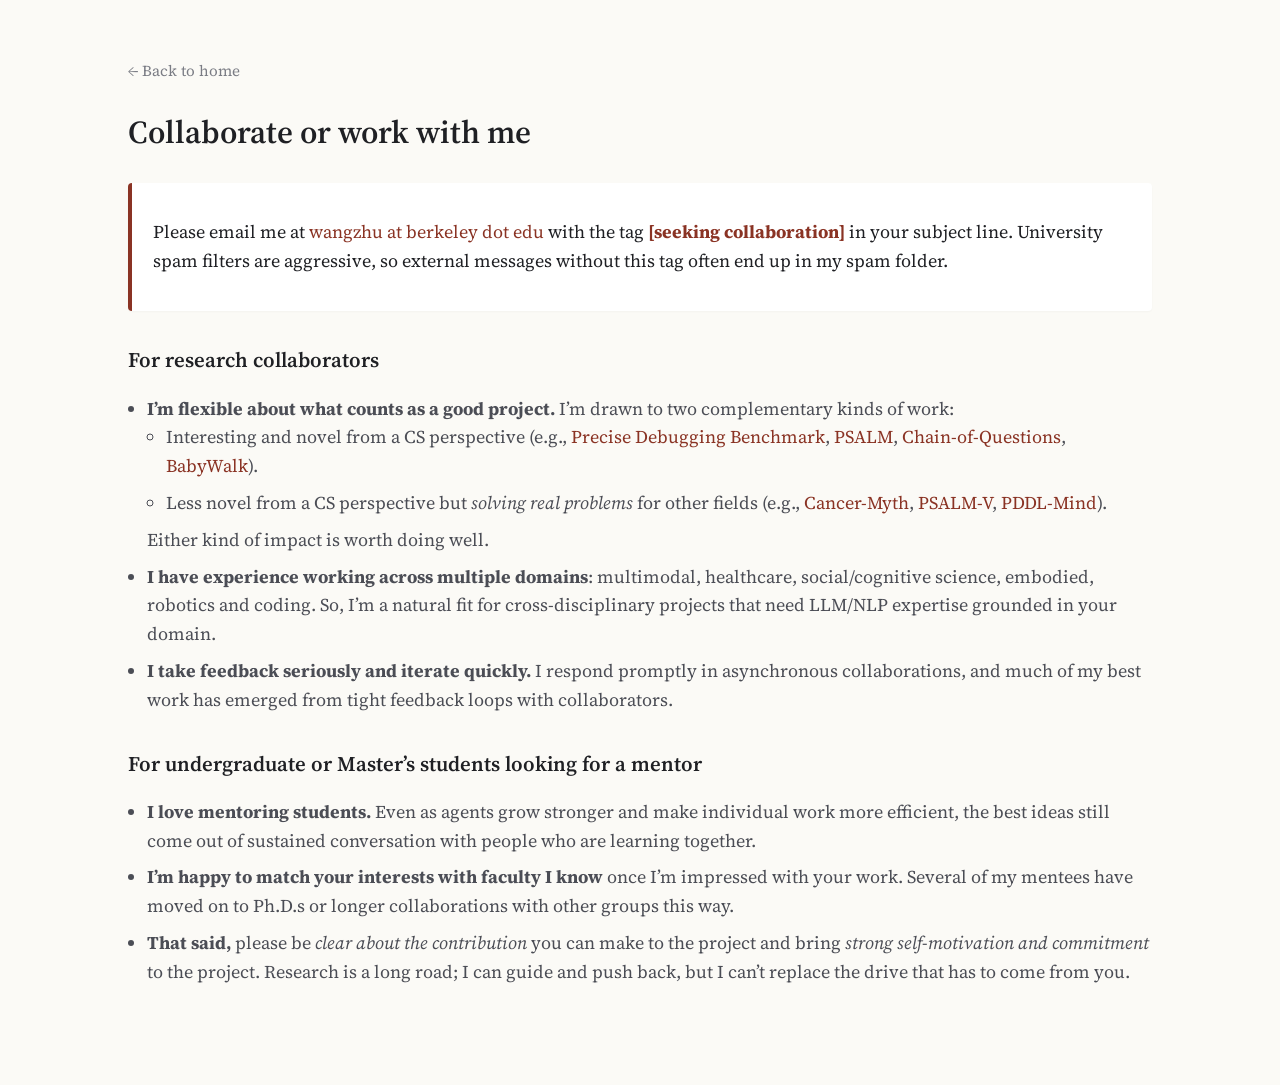
<file: work-with-me.html>
<!doctype html>
<html lang="en">
<head>
  <meta charset="utf-8">
  <meta name="viewport" content="width=device-width, initial-scale=1">
  <title>Collaborate or work with me — Wang Bill Zhu</title>
  <meta name="description" content="How to reach Wang Bill Zhu about research collaboration or mentorship.">
  <link rel="icon" type="image/png" href="img/favicon.png">
  <link rel="apple-touch-icon" href="img/favicon.png">
  <link rel="preconnect" href="https://fonts.googleapis.com">
  <link rel="preconnect" href="https://fonts.gstatic.com" crossorigin>
  <link href="https://fonts.googleapis.com/css2?family=Source+Serif+4:opsz,wght@8..60,400;8..60,600&display=swap" rel="stylesheet">
  <link rel="stylesheet" href="style.css">
</head>
<body>
<main class="wrap subpage">

  <a class="back-link" href="index.html">&larr; Back to home</a>

  <h1>Collaborate or work with me</h1>

  <div class="callout">
    <p>
      Please email me at
      <a href="mailto:wangzhu@berkeley.edu?subject=%5Bseeking%20collaboration%5D%20">wangzhu at berkeley dot edu</a>
      with the tag <strong>[seeking collaboration]</strong> in your subject line.
      University spam filters are aggressive, so external messages without this tag
      often end up in my spam folder.
    </p>
  </div>

  <h2>For research collaborators</h2>
  <ul>
    <li>
      <strong>I&rsquo;m flexible about what counts as a good project.</strong>
      I&rsquo;m drawn to two complementary kinds of work:
      <ul>
        <li>
          Interesting and novel from a CS perspective (e.g.,
          <a href="https://arxiv.org/abs/2604.17338" target="_blank" rel="noopener">Precise Debugging Benchmark</a>,
          <a href="https://arxiv.org/abs/2406.02791" target="_blank" rel="noopener">PSALM</a>,
          <a href="https://aclanthology.org/2023.emnlp-main.547/" target="_blank" rel="noopener">Chain-of-Questions</a>,
          <a href="https://arxiv.org/abs/2005.04625" target="_blank" rel="noopener">BabyWalk</a>).
        </li>
        <li>
          Less novel from a CS perspective but <em>solving real problems</em> for
          other fields (e.g.,
          <a href="https://arxiv.org/abs/2504.11373" target="_blank" rel="noopener">Cancer-Myth</a>,
          <a href="https://arxiv.org/abs/2506.20097" target="_blank" rel="noopener">PSALM-V</a>,
          <a href="https://arxiv.org/abs/2604.17819" target="_blank" rel="noopener">PDDL-Mind</a>).
        </li>
      </ul>
      Either kind of impact is worth doing well.
    </li>
    <li>
      <strong>I have experience working across multiple domains</strong>: multimodal,
      healthcare, social/cognitive science, embodied, robotics and coding. So, I&rsquo;m
      a natural fit for cross-disciplinary projects that need
      LLM/NLP expertise grounded in your domain.
    </li>
    <li>
      <strong>I take feedback seriously and iterate quickly.</strong>
      I respond promptly in asynchronous collaborations, 
      and much of my best work has emerged from tight feedback loops with collaborators.
    </li>
  </ul>

  <h2>For undergraduate or Master&rsquo;s students looking for a mentor</h2>
  <ul>
    <li>
      <strong>I love mentoring students.</strong> Even as agents grow stronger
      and make individual work more efficient, the best ideas still come out of
      sustained conversation with people who are learning together.
    </li>
    <li>
      <strong>I&rsquo;m happy to match your interests with faculty I know</strong>
      once I&rsquo;m impressed with your work. Several of my mentees have moved on
      to Ph.D.s or longer collaborations with other groups this way.
    </li>
    <li>
      <strong>That said,</strong> please be <em>clear about the contribution</em> you
      can make to the project and bring <em>strong self-motivation and commitment</em> to the project.
      Research is a long road; I can guide and push back, but I can&rsquo;t
      replace the drive that has to come from you.
    </li>
  </ul>

</main>
</body>
</html>
</file>
<file: style.css>
/* ------------------------------------------------------------------
   Wang Bill Zhu — personal site
   A single, deliberately simple stylesheet. No frameworks.
   ------------------------------------------------------------------ */

:root {
  --bg:        #fbfaf6;
  --surface:   #ffffff;
  --ink:       #1f2024;
  --ink-soft:  #4b4d55;
  --ink-mute:  #7a7c84;
  --rule:      #e7e3d8;
  --accent:    #8a3324;          /* warm crimson */
  --accent-soft: #c87a6b;
  --tag-bg:    #f1ede2;
  --tag-ink:   #5a4634;
  --max-width: 1080px;
}

* { box-sizing: border-box; }

html { -webkit-text-size-adjust: 100%; }

body {
  margin: 0;
  background: var(--bg);
  color: var(--ink);
  font-family: "Source Serif 4", "Source Serif Pro", "Iowan Old Style",
               "Apple Garamond", Georgia, "Times New Roman", serif;
  font-size: 18px;
  line-height: 1.6;
  -webkit-font-smoothing: antialiased;
  text-rendering: optimizeLegibility;
}

a {
  color: var(--accent);
  text-decoration: none;
  border-bottom: 1px solid transparent;
  transition: border-color 0.15s ease, color 0.15s ease;
}
a:hover { border-bottom-color: var(--accent); }

.wrap {
  max-width: var(--max-width);
  margin: 0 auto;
  padding: 56px 28px 80px;
}

/* ---------- Hero / header ---------- */

.hero {
  display: grid;
  grid-template-columns: 200px 1fr;
  gap: 40px;
  align-items: start;
}

.portrait img {
  width: 200px;
  height: 200px;
  object-fit: cover;
  border-radius: 50%;
  display: block;
  box-shadow: 0 1px 0 rgba(0,0,0,0.04), 0 8px 28px rgba(50,40,30,0.10);
}

.socials {
  display: flex;
  gap: 16px;
  margin-top: 14px;
  justify-content: center;
  align-items: center;
  flex-wrap: nowrap;
}
.socials a {
  border-bottom: none;
  display: inline-flex;
  align-items: center; justify-content: center;
  font-size: 22px;
  line-height: 1;
  transition: transform 0.12s ease, filter 0.15s ease;
}
.socials a:hover { transform: translateY(-1px); filter: brightness(1.05); border-bottom: none; }

/* Each platform gets its canonical brand color so the row reads like a
   row of recognizable logos rather than uniform grey glyphs. */
.socials .s-email    { color: #d44638; }   /* Gmail red          */
.socials .s-cv       { color: #2a5d6e; }   /* document teal      */
.socials .s-scholar  { color: #4285f4; }   /* Google blue        */
.socials .s-github   { color: #181717; }   /* GitHub near-black  */
.socials .s-x        { color: #000000; }   /* X / Twitter black  */
.socials .s-linkedin { color: #0a66c2; }   /* LinkedIn blue      */

.intro h1 {
  font-family: inherit;
  font-weight: 600;
  font-size: 2.1rem;
  letter-spacing: -0.01em;
  margin: 0 0 0.2rem;
}
.intro .role {
  margin: 0 0 1rem;
  color: var(--ink-mute);
  font-size: 1.02rem;
  font-style: italic;
}
.intro p { margin: 0 0 0.9rem; color: var(--ink-soft); }
.intro ul.research-directions {
  margin: -0.4rem 0 0.9rem;
  padding-left: 1.25rem;
  color: var(--ink-soft);
}
.intro ul.research-directions li { margin-bottom: 0.4rem; }

/* ---------- Section structure ---------- */

section { margin-top: 64px; }

h2.section-title {
  font-family: inherit;
  font-weight: 600;
  font-size: 1.7rem;
  letter-spacing: -0.01em;
  margin: 0 0 1.5rem;
  padding-bottom: 0.55rem;
  color: var(--ink);
  position: relative;
  border-bottom: 1px solid var(--rule);
}
/* A short coloured underline sits on top of the thin grey rule, so each
   section heading reads as the start of a clearly demarcated block. */
h2.section-title::after {
  content: "";
  position: absolute;
  left: 0;
  bottom: -1px;
  width: 64px;
  height: 3px;
  background: var(--accent);
  border-radius: 2px;
}

/* ---------- News ---------- */

.news-list {
  list-style: none;
  padding: 0;
  margin: 0;
  display: grid;
  gap: 0.6rem;
}
.news-list li {
  display: grid;
  grid-template-columns: 100px 1fr;
  gap: 18px;
  align-items: baseline;
}
.news-date {
  color: var(--ink-mute);
  font-size: 0.92rem;
  font-variant-numeric: tabular-nums;
}
.news-body { color: var(--ink-soft); }
.news-body strong { color: var(--ink); font-weight: 600; }

/* ---------- Publications ---------- */

.tabs {
  display: flex;
  gap: 4px;
  margin-bottom: 1.5rem;
  border-bottom: 1px solid var(--rule);
  flex-wrap: wrap;
}
.tab {
  appearance: none;
  background: none;
  border: none;
  padding: 10px 16px;
  font: inherit;
  font-size: 0.98rem;
  color: var(--ink-mute);
  cursor: pointer;
  border-bottom: 2px solid transparent;
  margin-bottom: -1px;
  transition: color 0.15s ease, border-color 0.15s ease;
}
.tab:hover { color: var(--ink); }
.tab.active {
  color: var(--accent);
  border-bottom-color: var(--accent);
}

/* Sub-tab chip row inside taxonomy views ---------------------------- */
.chips {
  display: flex;
  gap: 8px;
  flex-wrap: wrap;
  margin-bottom: 1.4rem;
}
.chip {
  appearance: none;
  border: 1px solid var(--rule);
  background: var(--surface);
  color: var(--ink-soft);
  font: inherit;
  font-size: 0.86rem;
  padding: 5px 14px;
  border-radius: 999px;
  cursor: pointer;
  transition: background 0.15s ease, color 0.15s ease, border-color 0.15s ease;
}
.chip:hover { color: var(--accent); border-color: var(--accent-soft); }
.chip.active {
  background: var(--accent);
  border-color: var(--accent);
  color: #fff;
}

.pub-empty {
  color: var(--ink-mute);
  font-style: italic;
  margin: 1rem 0;
}

/* Category labels (when "All" is selected and groups appear) ------- */
/* Visually distinct from paper titles: small caps, sans-serif feel,
   colored block to the left, sits in its own row.                    */
.pub-group { margin-top: 1.6rem; }
.pub-group:first-child { margin-top: 0; }
.pub-group-title {
  font-family: ui-sans-serif, system-ui, -apple-system, "Segoe UI",
               Helvetica, Arial, sans-serif;
  font-weight: 600;
  font-size: 0.78rem;
  letter-spacing: 0.14em;
  text-transform: uppercase;
  color: var(--accent);
  margin: 0 0 0.6rem;
  padding: 0.35rem 0.8rem;
  display: inline-block;
  background: var(--tag-bg);
  border-left: 3px solid var(--accent);
  border-radius: 2px;
}
.pub-group:first-child .pub-group-title { margin-top: 0; }

.pub-list { list-style: none; padding: 0; margin: 0; }
.pub-list li { padding: 0.7rem 0; border-bottom: 1px dashed var(--rule); }
.pub-list li:last-child { border-bottom: none; }

.pub-title { font-weight: 600; color: var(--ink); }
.pub-authors { color: var(--ink-soft); font-size: 0.97rem; }
.pub-authors .me {
  font-weight: 600;
  color: var(--ink);
  text-decoration: underline;
  text-decoration-thickness: 1px;
  text-underline-offset: 2px;
}
.pub-venue { color: var(--ink-mute); font-style: italic; font-size: 0.95rem; }
/* Award marker — bright magenta, plain text, no highlighter or box.
   High contrast against the cream background and clearly distinct from
   the page's crimson accent so spotlights jump out at a glance. */
.pub-award {
  display: inline-block;
  margin-left: 0.4rem;
  color: #db2777;
  font-style: normal;
  font-weight: 800;
  font-size: 0.92rem;
  letter-spacing: 0.01em;
}
.pub-award::before { content: "["; }
.pub-award::after  { content: "]"; }

/* News-item marker — plain bold text wrapped in brackets, no color or
   uppercase tricks. Stays unobtrusive but signals "this is a tag." */
.news-tag {
  font-weight: 700;
  color: var(--ink);
}

.pub-actions {
  margin-top: 0.3rem;
  display: flex;
  gap: 0.5rem;
  flex-wrap: wrap;
  align-items: center;
}
.pub-link, .bib-toggle {
  font: inherit;
  font-size: 0.85rem;
  padding: 2px 10px;
  border: 1px solid var(--rule);
  border-radius: 4px;
  color: var(--ink-soft);
  background: var(--surface);
  cursor: pointer;
  border-bottom: 1px solid var(--rule);
  text-decoration: none;
}
.pub-link:hover, .bib-toggle:hover {
  color: var(--accent);
  border-color: var(--accent-soft);
}
.bib-toggle.active {
  color: #fff;
  background: var(--accent);
  border-color: var(--accent);
}
.bib-block {
  width: 100%;
  margin: 0.45rem 0 0;
  padding: 0.75rem 1rem;
  background: #faf6ec;
  border: 1px solid var(--rule);
  border-left: 3px solid var(--accent-soft);
  border-radius: 4px;
  font-family: ui-monospace, "SF Mono", Menlo, Consolas, monospace;
  font-size: 0.78rem;
  line-height: 1.5;
  color: var(--ink-soft);
  overflow-x: auto;
  white-space: pre;
}
.bib-block[hidden] { display: none; }

.pub-tags {
  margin-top: 0.35rem;
  display: flex;
  gap: 0.3rem;
  flex-wrap: wrap;
}
.pub-tag {
  font-size: 0.78rem;
  padding: 2px 9px;
  border-radius: 999px;
  background: var(--tag-bg);
  color: var(--tag-ink);
  font-style: normal;
}

/* ---------- Footer ---------- */

footer {
  margin-top: 96px;
  padding-top: 24px;
  border-top: 1px solid var(--rule);
  color: var(--ink-mute);
  font-size: 0.88rem;
  text-align: center;
}

/* ---------- Work-with-me page ---------- */

.subpage h1 {
  font-weight: 600;
  font-size: 2rem;
  margin: 0 0 0.4rem;
}
.subpage .lede {
  color: var(--ink-mute);
  font-style: italic;
  margin: 0 0 2rem;
}
.callout {
  background: var(--surface);
  border-left: 4px solid var(--accent);
  padding: 1.1rem 1.3rem;
  margin: 1.5rem 0;
  border-radius: 4px;
  box-shadow: 0 1px 2px rgba(0,0,0,0.03);
}
.callout strong { color: var(--accent); }

.subpage h2 {
  font-weight: 600;
  font-size: 1.3rem;
  margin: 2rem 0 0.8rem;
}
.subpage ul { padding-left: 1.2rem; }
.subpage li { margin-bottom: 0.5rem; color: var(--ink-soft); }

.back-link {
  display: inline-block;
  margin-bottom: 1.5rem;
  font-size: 0.95rem;
  color: var(--ink-mute);
  border-bottom: none;
}
.back-link:hover { color: var(--accent); border-bottom: none; }

/* ---------- Responsive ---------- */

/* Tablet & narrow laptop — relax the wide hero into something less airy. */
@media (max-width: 900px) {
  .wrap { padding: 48px 24px 72px; }
}

/* Phones — collapse hero into a single centered column. */
@media (max-width: 640px) {
  body { font-size: 17px; }
  .wrap { padding: 36px 20px 60px; }
  .hero { grid-template-columns: 1fr; gap: 24px; }
  .portrait { display: flex; flex-direction: column; align-items: center; }
  .portrait img { width: 160px; height: 160px; }
  .socials { margin-top: 14px; gap: 14px; }
  .news-list li { grid-template-columns: 1fr; gap: 2px; }
  .news-date { font-size: 0.85rem; }
  .intro h1 { font-size: 1.7rem; }
  h2.section-title { font-size: 1.4rem; }
  .bib-block { font-size: 0.72rem; }
}
</file>
